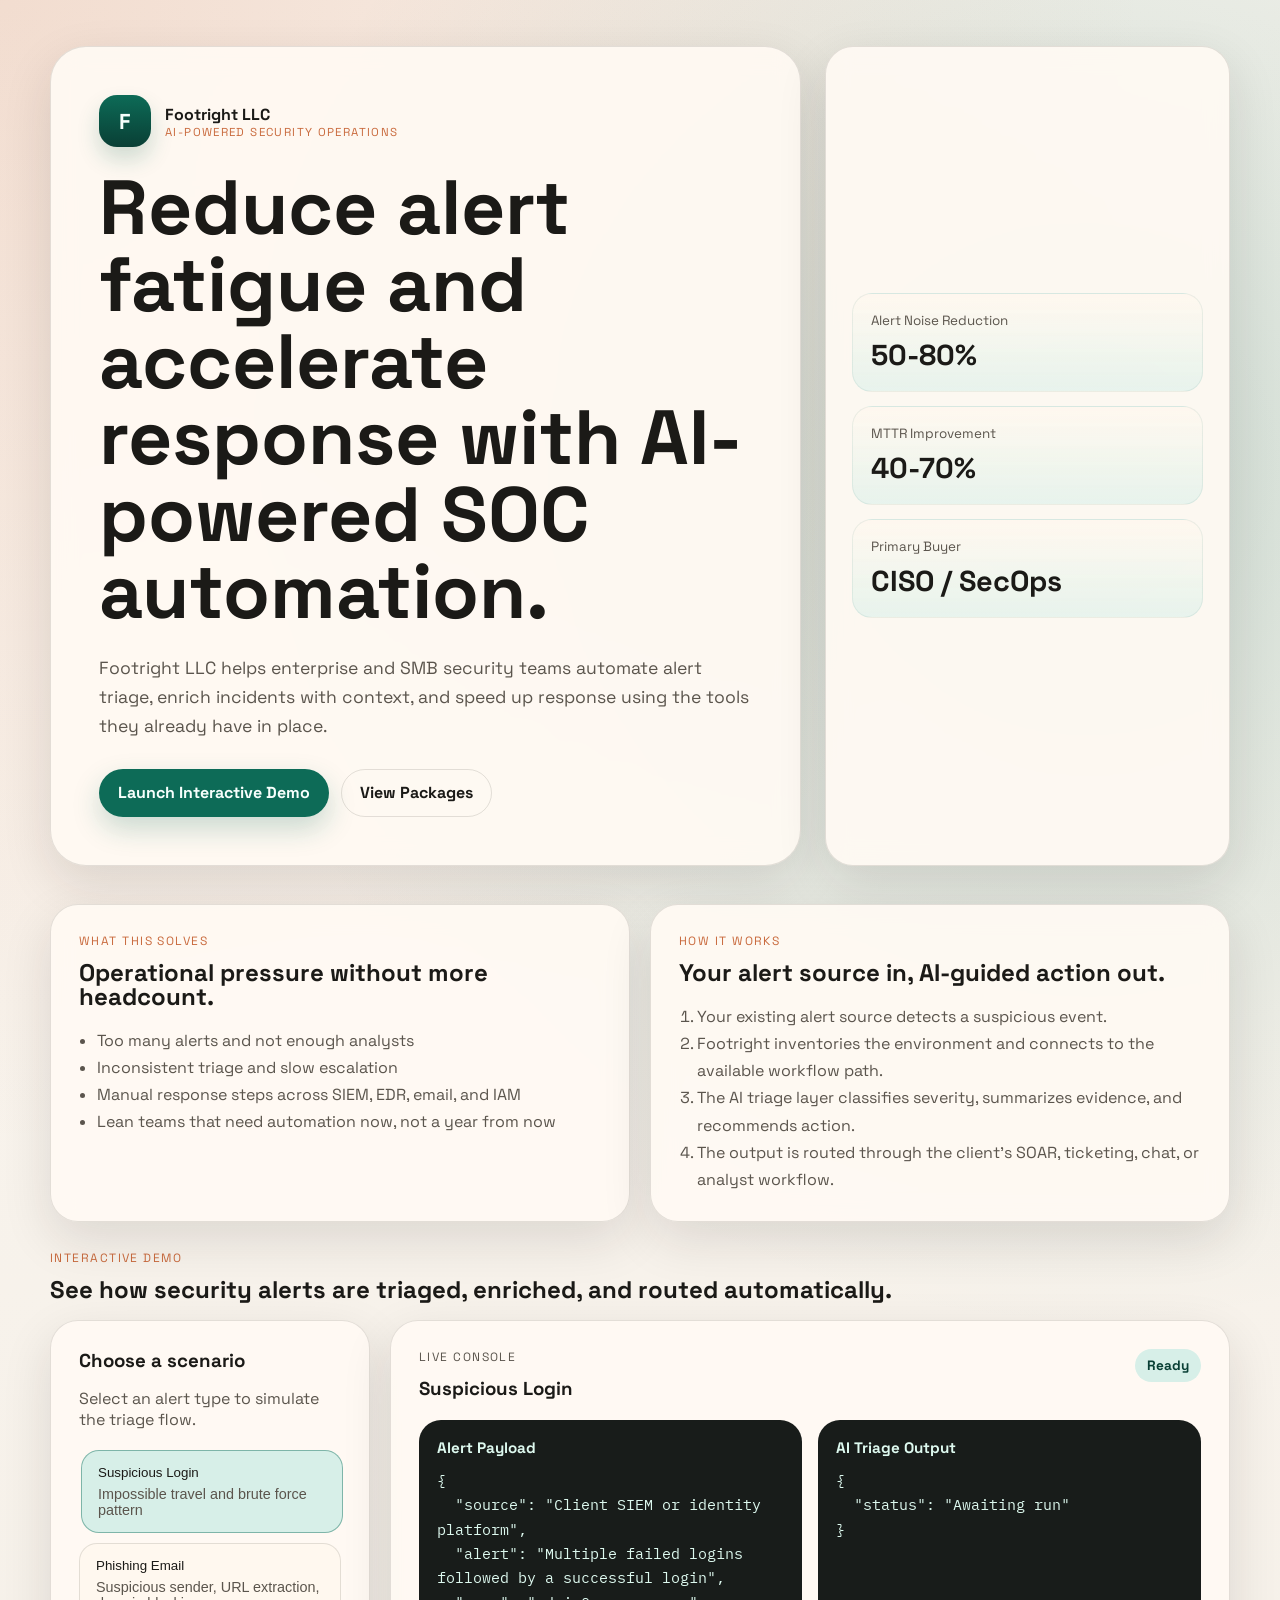
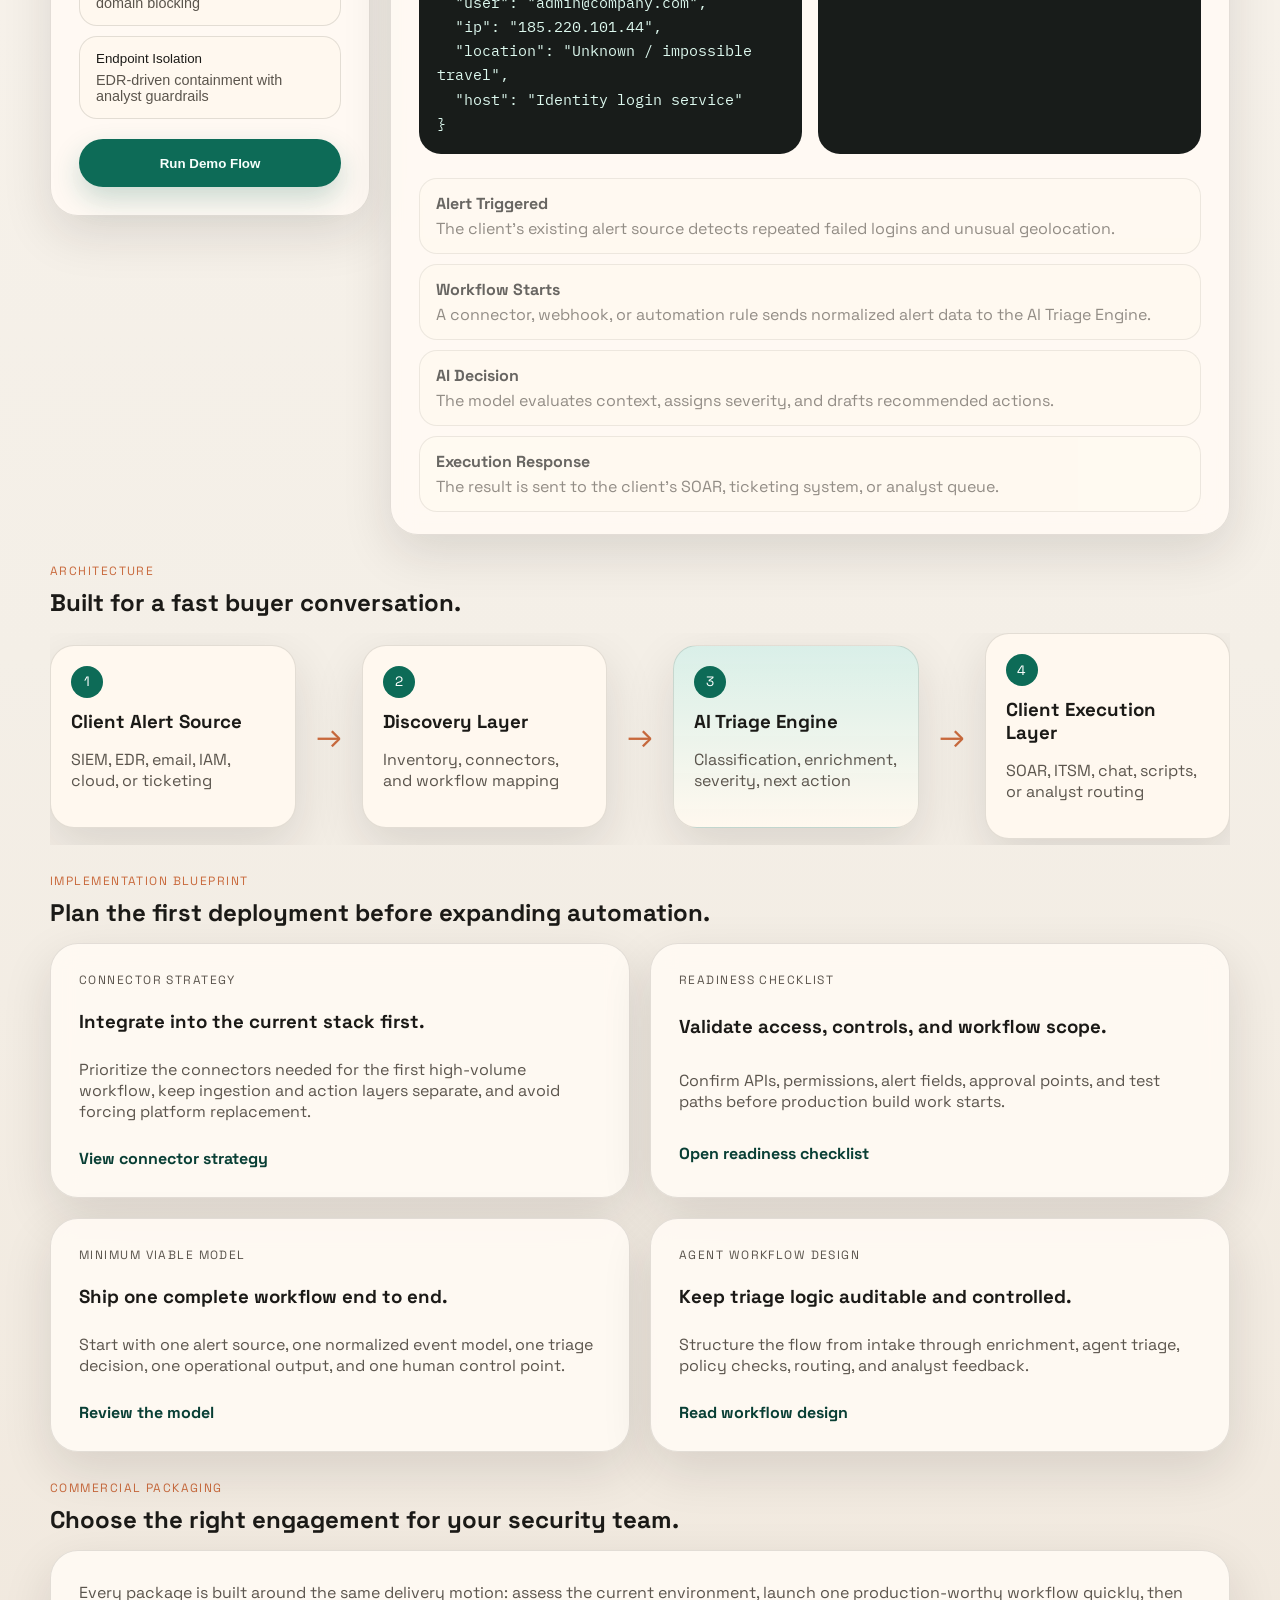
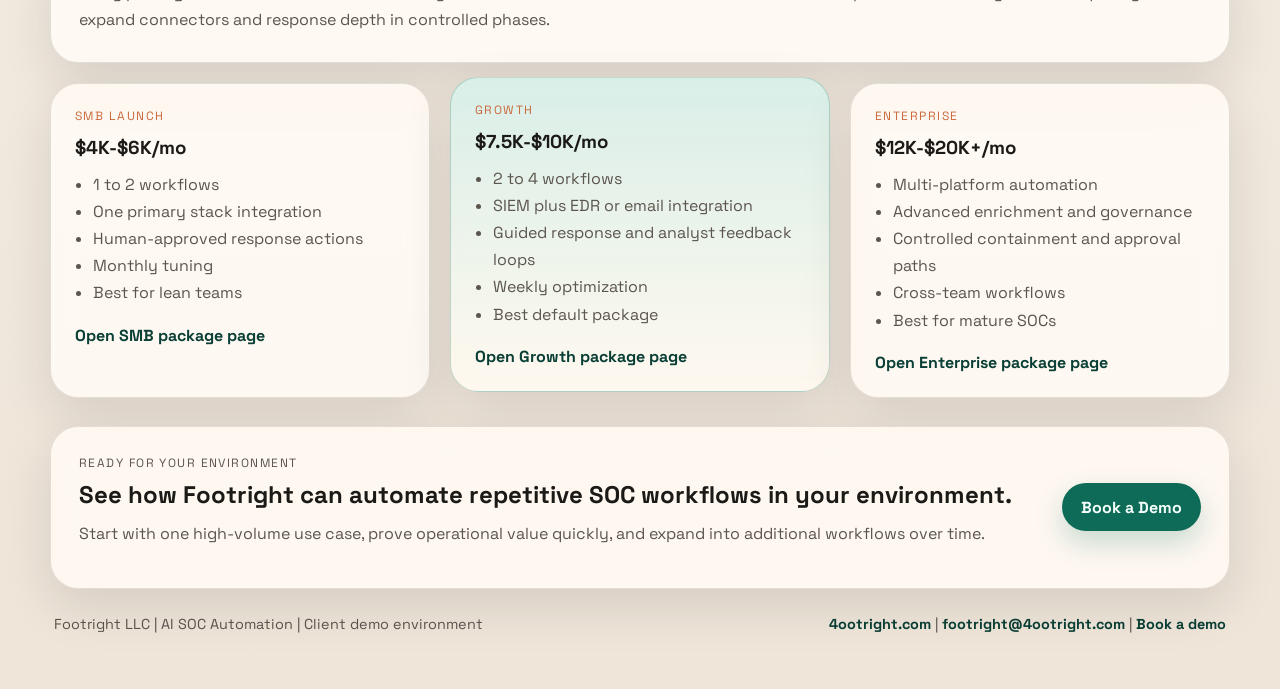
<file: index.html>
<!DOCTYPE html>
<html lang="en">
<head>
  <meta charset="UTF-8">
  <meta name="viewport" content="width=device-width, initial-scale=1.0">
  <title>Footright AI SOC Automation Demo</title>
  <link rel="preconnect" href="https://fonts.googleapis.com">
  <link rel="preconnect" href="https://fonts.gstatic.com" crossorigin>
  <link href="https://fonts.googleapis.com/css2?family=Space+Grotesk:wght@400;500;700&family=IBM+Plex+Mono:wght@400;500&display=swap" rel="stylesheet">
  <link rel="stylesheet" href="styles.css">
</head>
<body>
  <div class="page-shell">
    <header class="hero">
      <div class="hero-copy">
        <div class="brand-lockup">
          <span class="brand-mark">F</span>
          <div>
            <p class="brand-name">Footright LLC</p>
            <p class="brand-tag">AI-Powered Security Operations</p>
          </div>
        </div>
        <h1>Reduce alert fatigue and accelerate response with AI-powered SOC automation.</h1>
        <p class="hero-text">
          Footright LLC helps enterprise and SMB security teams automate alert triage, enrich incidents with context, and speed up response using the tools they already have in place.
        </p>
        <div class="hero-actions">
          <a class="button primary" href="#demo">Launch Interactive Demo</a>
          <a class="button secondary" href="#packages">View Packages</a>
        </div>
      </div>
      <section class="hero-card">
        <div class="metric">
          <span class="metric-label">Alert Noise Reduction</span>
          <strong>50-80%</strong>
        </div>
        <div class="metric">
          <span class="metric-label">MTTR Improvement</span>
          <strong>40-70%</strong>
        </div>
        <div class="metric">
          <span class="metric-label">Primary Buyer</span>
          <strong>CISO / SecOps</strong>
        </div>
      </section>
    </header>

    <main>
      <section class="section intro-grid">
        <article class="panel">
          <p class="section-label">What This Solves</p>
          <h2>Operational pressure without more headcount.</h2>
          <ul class="bullet-list">
            <li>Too many alerts and not enough analysts</li>
            <li>Inconsistent triage and slow escalation</li>
            <li>Manual response steps across SIEM, EDR, email, and IAM</li>
            <li>Lean teams that need automation now, not a year from now</li>
          </ul>
        </article>
        <article class="panel">
          <p class="section-label">How It Works</p>
          <h2>Your alert source in, AI-guided action out.</h2>
          <ol class="timeline">
            <li>Your existing alert source detects a suspicious event.</li>
            <li>Footright inventories the environment and connects to the available workflow path.</li>
            <li>The AI triage layer classifies severity, summarizes evidence, and recommends action.</li>
            <li>The output is routed through the client's SOAR, ticketing, chat, or analyst workflow.</li>
          </ol>
        </article>
      </section>

      <section id="demo" class="section demo-section">
        <div class="section-head">
          <p class="section-label">Interactive Demo</p>
          <h2>See how security alerts are triaged, enriched, and routed automatically.</h2>
        </div>

        <div class="demo-layout">
          <aside class="demo-controls panel">
            <div class="control-head">
              <h3>Choose a scenario</h3>
              <p>Select an alert type to simulate the triage flow.</p>
            </div>
            <div class="scenario-list" id="scenarioList"></div>
            <button class="button primary full" id="runDemoButton">Run Demo Flow</button>
          </aside>

          <section class="demo-console panel">
            <div class="console-head">
              <div>
                <p class="section-label">Live Console</p>
                <h3 id="scenarioTitle">Suspicious Login Alert</h3>
              </div>
              <span class="status-pill" id="scenarioStatus">Ready</span>
            </div>

            <div class="console-grid">
              <div class="console-card">
                <h4>Alert Payload</h4>
                <pre id="alertPayload"></pre>
              </div>
              <div class="console-card">
                <h4>AI Triage Output</h4>
                <pre id="aiOutput"></pre>
              </div>
            </div>

            <div class="stepper" id="stepper"></div>
          </section>
        </div>
      </section>

      <section class="section architecture-section">
        <div class="section-head">
          <p class="section-label">Architecture</p>
          <h2>Built for a fast buyer conversation.</h2>
        </div>
        <div class="architecture-flow">
          <div class="arch-node">
            <span>1</span>
            <h3>Client Alert Source</h3>
            <p>SIEM, EDR, email, IAM, cloud, or ticketing</p>
          </div>
          <div class="arch-arrow">→</div>
          <div class="arch-node">
            <span>2</span>
            <h3>Discovery Layer</h3>
            <p>Inventory, connectors, and workflow mapping</p>
          </div>
          <div class="arch-arrow">→</div>
          <div class="arch-node accent">
            <span>3</span>
            <h3>AI Triage Engine</h3>
            <p>Classification, enrichment, severity, next action</p>
          </div>
          <div class="arch-arrow">→</div>
          <div class="arch-node">
            <span>4</span>
            <h3>Client Execution Layer</h3>
            <p>SOAR, ITSM, chat, scripts, or analyst routing</p>
          </div>
        </div>
      </section>

      <section class="section blueprint-section">
        <div class="section-head">
          <p class="section-label">Implementation Blueprint</p>
          <h2>Plan the first deployment before expanding automation.</h2>
        </div>
        <div class="blueprint-grid">
          <article class="panel blueprint-card">
            <p class="package-name">Connector Strategy</p>
            <h3>Integrate into the current stack first.</h3>
            <p>
              Prioritize the connectors needed for the first high-volume workflow, keep ingestion and action layers separate, and avoid forcing platform replacement.
            </p>
            <a class="text-link" href="https://github.com/footright/footright-soc-automation/blob/main/connectors_strategy.md">View connector strategy</a>
          </article>
          <article class="panel blueprint-card">
            <p class="package-name">Readiness Checklist</p>
            <h3>Validate access, controls, and workflow scope.</h3>
            <p>
              Confirm APIs, permissions, alert fields, approval points, and test paths before production build work starts.
            </p>
            <a class="text-link" href="https://github.com/footright/footright-soc-automation/blob/main/integration_readiness_checklist.md">Open readiness checklist</a>
          </article>
          <article class="panel blueprint-card">
            <p class="package-name">Minimum Viable Model</p>
            <h3>Ship one complete workflow end to end.</h3>
            <p>
              Start with one alert source, one normalized event model, one triage decision, one operational output, and one human control point.
            </p>
            <a class="text-link" href="https://github.com/footright/footright-soc-automation/blob/main/minimum_viable_integration_model.md">Review the model</a>
          </article>
          <article class="panel blueprint-card">
            <p class="package-name">Agent Workflow Design</p>
            <h3>Keep triage logic auditable and controlled.</h3>
            <p>
              Structure the flow from intake through enrichment, agent triage, policy checks, routing, and analyst feedback.
            </p>
            <a class="text-link" href="https://github.com/footright/footright-soc-automation/blob/main/agent_workflow_design.md">Read workflow design</a>
          </article>
        </div>
      </section>

      <section id="packages" class="section package-section">
        <div class="section-head">
          <p class="section-label">Commercial Packaging</p>
          <h2>Choose the right engagement for your security team.</h2>
        </div>
        <div class="panel package-intro">
          <p>
            Every package is built around the same delivery motion: assess the current environment, launch one production-worthy workflow quickly, then expand connectors and response depth in controlled phases.
          </p>
        </div>
        <div class="package-grid">
          <a class="package-link" href="smb-launch.html">
            <article class="package-card">
              <p class="package-name">SMB Launch</p>
              <h3>$4K-$6K/mo</h3>
              <ul class="bullet-list compact">
                <li>1 to 2 workflows</li>
                <li>One primary stack integration</li>
                <li>Human-approved response actions</li>
                <li>Monthly tuning</li>
                <li>Best for lean teams</li>
              </ul>
              <p class="package-cta">Open SMB package page</p>
            </article>
          </a>
          <a class="package-link" href="growth.html">
            <article class="package-card featured">
              <p class="package-name">Growth</p>
              <h3>$7.5K-$10K/mo</h3>
              <ul class="bullet-list compact">
                <li>2 to 4 workflows</li>
                <li>SIEM plus EDR or email integration</li>
                <li>Guided response and analyst feedback loops</li>
                <li>Weekly optimization</li>
                <li>Best default package</li>
              </ul>
              <p class="package-cta">Open Growth package page</p>
            </article>
          </a>
          <a class="package-link" href="enterprise.html">
            <article class="package-card">
              <p class="package-name">Enterprise</p>
              <h3>$12K-$20K+/mo</h3>
              <ul class="bullet-list compact">
                <li>Multi-platform automation</li>
                <li>Advanced enrichment and governance</li>
                <li>Controlled containment and approval paths</li>
                <li>Cross-team workflows</li>
                <li>Best for mature SOCs</li>
              </ul>
              <p class="package-cta">Open Enterprise package page</p>
            </article>
          </a>
        </div>
      </section>

      <section class="section cta-section">
        <div class="panel cta-panel">
          <div>
            <p class="section-label">Ready for Your Environment</p>
            <h2>See how Footright can automate repetitive SOC workflows in your environment.</h2>
            <p>
              Start with one high-volume use case, prove operational value quickly, and expand into additional workflows over time.
            </p>
          </div>
          <a class="button primary" href="https://calendly.com/footright/30min">Book a Demo</a>
        </div>
      </section>
    </main>

    <footer class="site-footer">
      <p>Footright LLC | AI SOC Automation | Client demo environment</p>
      <p><a href="https://4ootright.com/">4ootright.com</a> | <a href="mailto:footright@4ootright.com">footright@4ootright.com</a> | <a href="https://calendly.com/footright/30min">Book a demo</a></p>
    </footer>
  </div>

  <script src="app.js"></script>
</body>
</html>
</file>
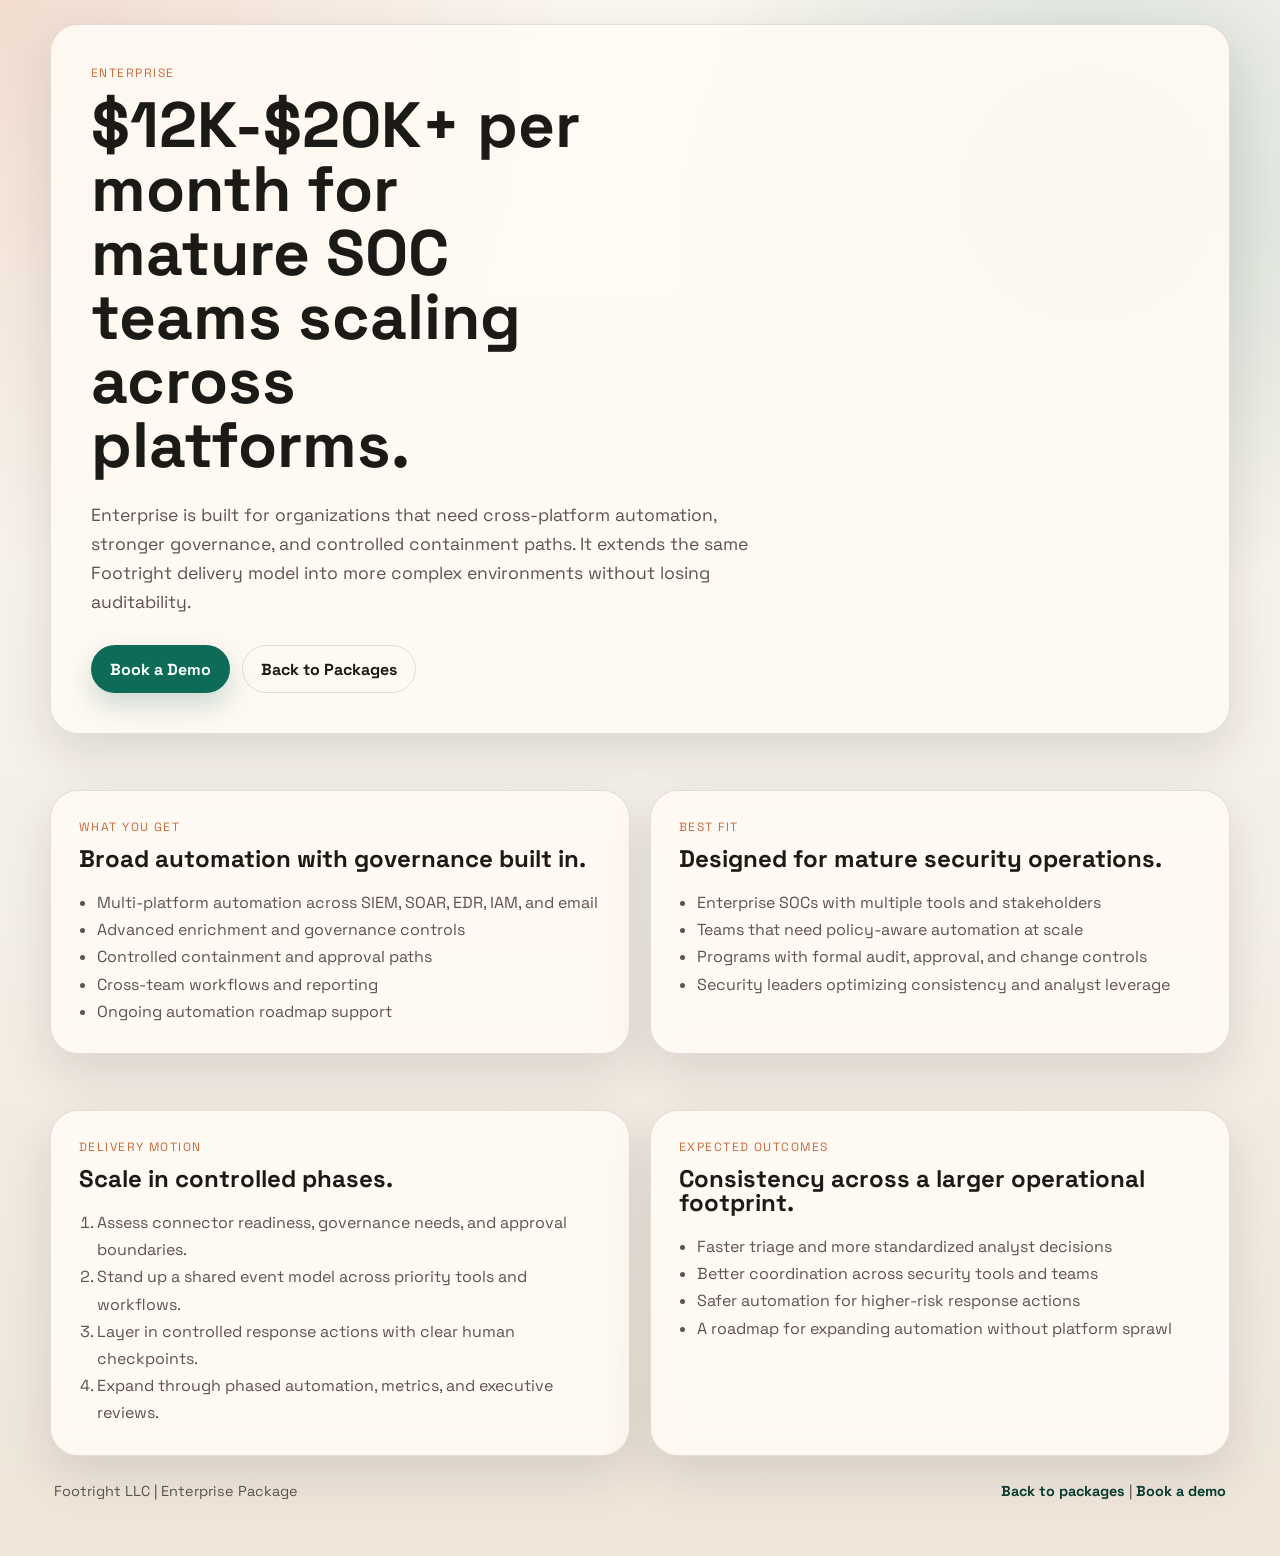
<file: enterprise.html>
<!DOCTYPE html>
<html lang="en">
<head>
  <meta charset="UTF-8">
  <meta name="viewport" content="width=device-width, initial-scale=1.0">
  <title>Enterprise | Footright AI SOC Automation</title>
  <link rel="preconnect" href="https://fonts.googleapis.com">
  <link rel="preconnect" href="https://fonts.gstatic.com" crossorigin>
  <link href="https://fonts.googleapis.com/css2?family=Space+Grotesk:wght@400;500;700&family=IBM+Plex+Mono:wght@400;500&display=swap" rel="stylesheet">
  <link rel="stylesheet" href="styles.css">
</head>
<body>
  <div class="page-shell">
    <main class="detail-page">
      <section class="detail-hero panel">
        <p class="section-label">Enterprise</p>
        <h1>$12K-$20K+ per month for mature SOC teams scaling across platforms.</h1>
        <p class="hero-text">
          Enterprise is built for organizations that need cross-platform automation, stronger governance, and controlled containment paths. It extends the same Footright delivery model into more complex environments without losing auditability.
        </p>
        <div class="hero-actions">
          <a class="button primary" href="https://calendly.com/footright/30min">Book a Demo</a>
          <a class="button secondary" href="index.html#packages">Back to Packages</a>
        </div>
      </section>

      <section class="section detail-grid">
        <article class="panel">
          <p class="section-label">What You Get</p>
          <h2>Broad automation with governance built in.</h2>
          <ul class="bullet-list">
            <li>Multi-platform automation across SIEM, SOAR, EDR, IAM, and email</li>
            <li>Advanced enrichment and governance controls</li>
            <li>Controlled containment and approval paths</li>
            <li>Cross-team workflows and reporting</li>
            <li>Ongoing automation roadmap support</li>
          </ul>
        </article>
        <article class="panel">
          <p class="section-label">Best Fit</p>
          <h2>Designed for mature security operations.</h2>
          <ul class="bullet-list">
            <li>Enterprise SOCs with multiple tools and stakeholders</li>
            <li>Teams that need policy-aware automation at scale</li>
            <li>Programs with formal audit, approval, and change controls</li>
            <li>Security leaders optimizing consistency and analyst leverage</li>
          </ul>
        </article>
      </section>

      <section class="section detail-grid">
        <article class="panel">
          <p class="section-label">Delivery Motion</p>
          <h2>Scale in controlled phases.</h2>
          <ol class="timeline">
            <li>Assess connector readiness, governance needs, and approval boundaries.</li>
            <li>Stand up a shared event model across priority tools and workflows.</li>
            <li>Layer in controlled response actions with clear human checkpoints.</li>
            <li>Expand through phased automation, metrics, and executive reviews.</li>
          </ol>
        </article>
        <article class="panel">
          <p class="section-label">Expected Outcomes</p>
          <h2>Consistency across a larger operational footprint.</h2>
          <ul class="bullet-list">
            <li>Faster triage and more standardized analyst decisions</li>
            <li>Better coordination across security tools and teams</li>
            <li>Safer automation for higher-risk response actions</li>
            <li>A roadmap for expanding automation without platform sprawl</li>
          </ul>
        </article>
      </section>
    </main>

    <footer class="site-footer">
      <p>Footright LLC | Enterprise Package</p>
      <p><a href="index.html#packages">Back to packages</a> | <a href="https://calendly.com/footright/30min">Book a demo</a></p>
    </footer>
  </div>
</body>
</html>
</file>
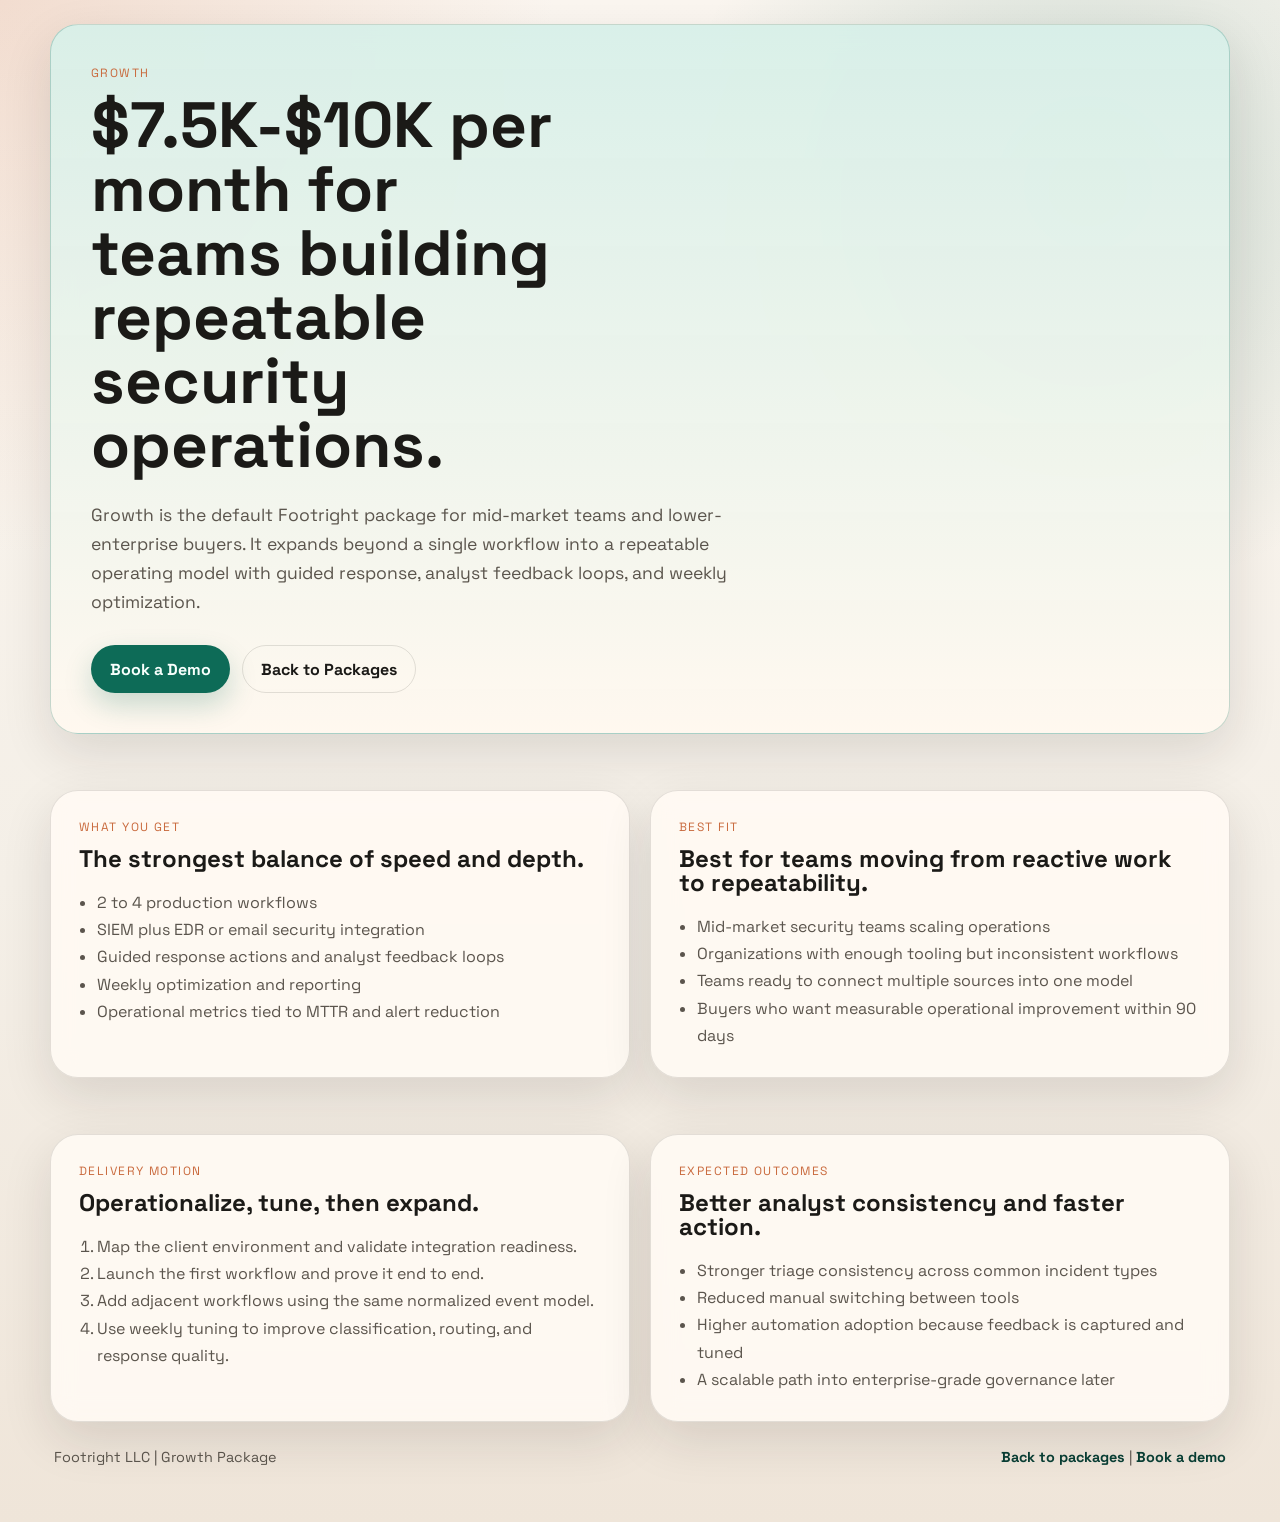
<file: growth.html>
<!DOCTYPE html>
<html lang="en">
<head>
  <meta charset="UTF-8">
  <meta name="viewport" content="width=device-width, initial-scale=1.0">
  <title>Growth | Footright AI SOC Automation</title>
  <link rel="preconnect" href="https://fonts.googleapis.com">
  <link rel="preconnect" href="https://fonts.gstatic.com" crossorigin>
  <link href="https://fonts.googleapis.com/css2?family=Space+Grotesk:wght@400;500;700&family=IBM+Plex+Mono:wght@400;500&display=swap" rel="stylesheet">
  <link rel="stylesheet" href="styles.css">
</head>
<body>
  <div class="page-shell">
    <main class="detail-page">
      <section class="detail-hero panel detail-hero-featured">
        <p class="section-label">Growth</p>
        <h1>$7.5K-$10K per month for teams building repeatable security operations.</h1>
        <p class="hero-text">
          Growth is the default Footright package for mid-market teams and lower-enterprise buyers. It expands beyond a single workflow into a repeatable operating model with guided response, analyst feedback loops, and weekly optimization.
        </p>
        <div class="hero-actions">
          <a class="button primary" href="https://calendly.com/footright/30min">Book a Demo</a>
          <a class="button secondary" href="index.html#packages">Back to Packages</a>
        </div>
      </section>

      <section class="section detail-grid">
        <article class="panel">
          <p class="section-label">What You Get</p>
          <h2>The strongest balance of speed and depth.</h2>
          <ul class="bullet-list">
            <li>2 to 4 production workflows</li>
            <li>SIEM plus EDR or email security integration</li>
            <li>Guided response actions and analyst feedback loops</li>
            <li>Weekly optimization and reporting</li>
            <li>Operational metrics tied to MTTR and alert reduction</li>
          </ul>
        </article>
        <article class="panel">
          <p class="section-label">Best Fit</p>
          <h2>Best for teams moving from reactive work to repeatability.</h2>
          <ul class="bullet-list">
            <li>Mid-market security teams scaling operations</li>
            <li>Organizations with enough tooling but inconsistent workflows</li>
            <li>Teams ready to connect multiple sources into one model</li>
            <li>Buyers who want measurable operational improvement within 90 days</li>
          </ul>
        </article>
      </section>

      <section class="section detail-grid">
        <article class="panel">
          <p class="section-label">Delivery Motion</p>
          <h2>Operationalize, tune, then expand.</h2>
          <ol class="timeline">
            <li>Map the client environment and validate integration readiness.</li>
            <li>Launch the first workflow and prove it end to end.</li>
            <li>Add adjacent workflows using the same normalized event model.</li>
            <li>Use weekly tuning to improve classification, routing, and response quality.</li>
          </ol>
        </article>
        <article class="panel">
          <p class="section-label">Expected Outcomes</p>
          <h2>Better analyst consistency and faster action.</h2>
          <ul class="bullet-list">
            <li>Stronger triage consistency across common incident types</li>
            <li>Reduced manual switching between tools</li>
            <li>Higher automation adoption because feedback is captured and tuned</li>
            <li>A scalable path into enterprise-grade governance later</li>
          </ul>
        </article>
      </section>
    </main>

    <footer class="site-footer">
      <p>Footright LLC | Growth Package</p>
      <p><a href="index.html#packages">Back to packages</a> | <a href="https://calendly.com/footright/30min">Book a demo</a></p>
    </footer>
  </div>
</body>
</html>
</file>
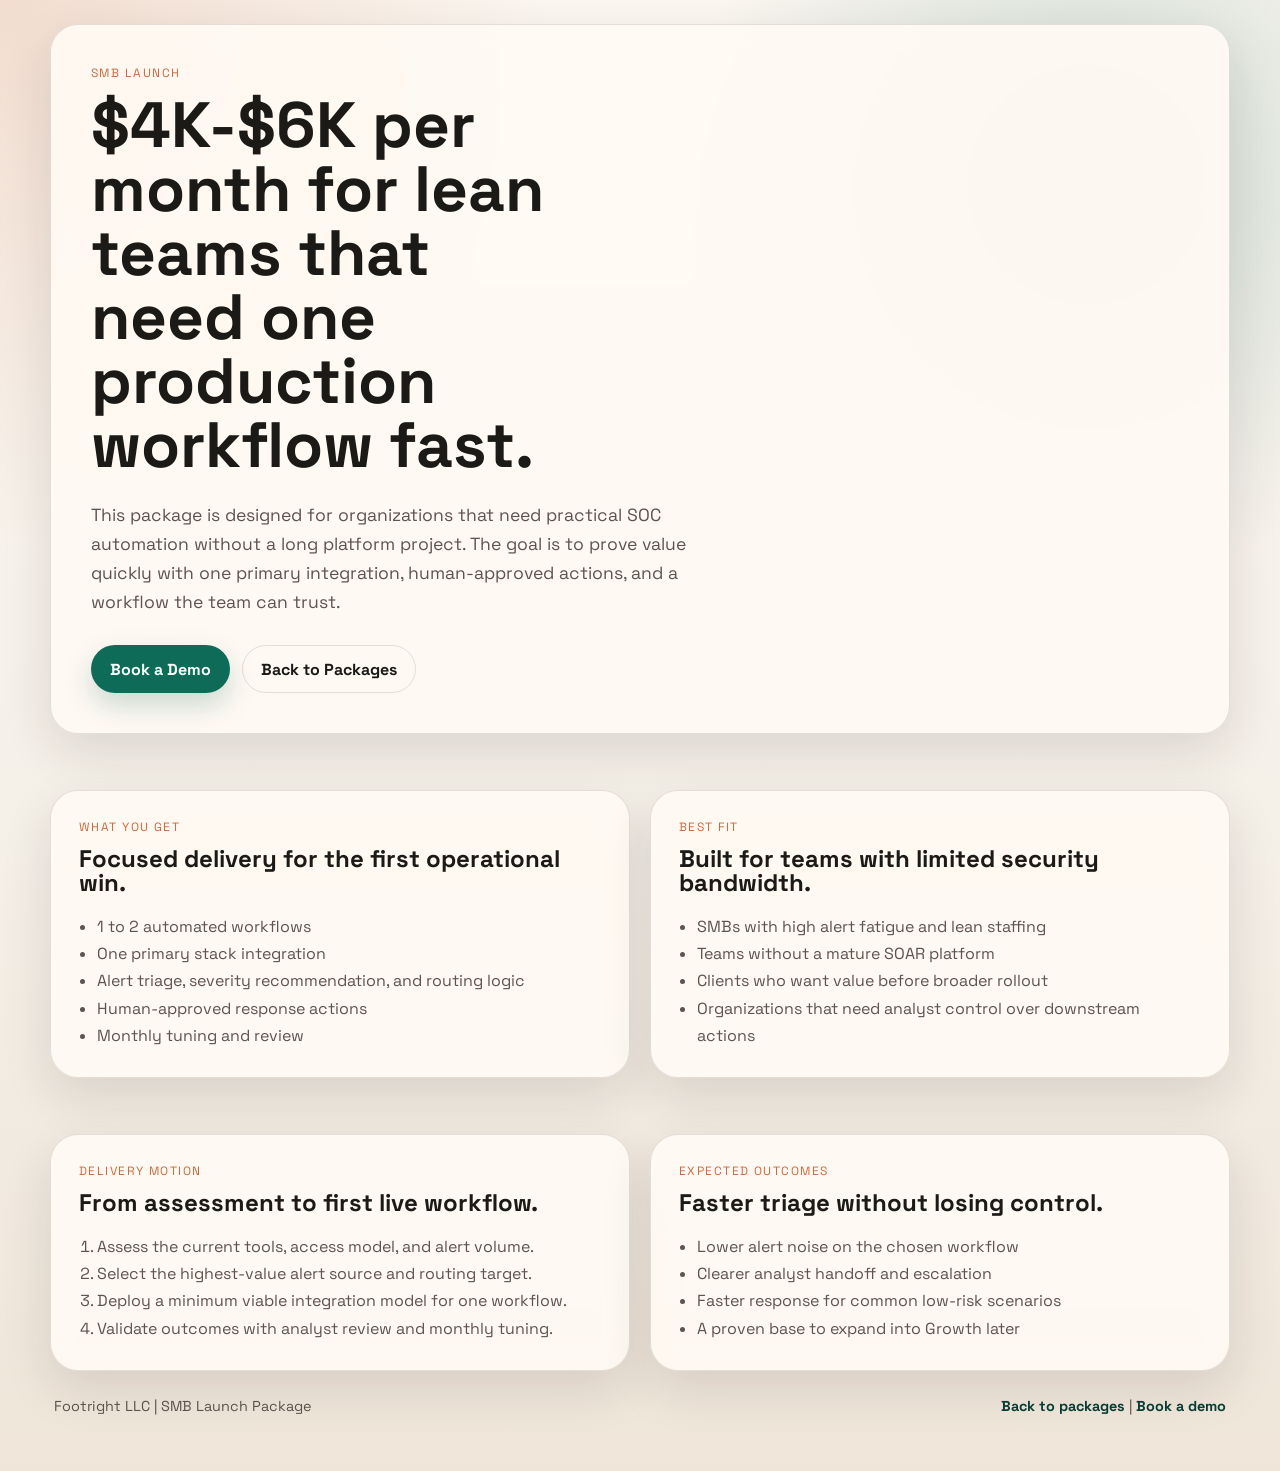
<file: smb-launch.html>
<!DOCTYPE html>
<html lang="en">
<head>
  <meta charset="UTF-8">
  <meta name="viewport" content="width=device-width, initial-scale=1.0">
  <title>SMB Launch | Footright AI SOC Automation</title>
  <link rel="preconnect" href="https://fonts.googleapis.com">
  <link rel="preconnect" href="https://fonts.gstatic.com" crossorigin>
  <link href="https://fonts.googleapis.com/css2?family=Space+Grotesk:wght@400;500;700&family=IBM+Plex+Mono:wght@400;500&display=swap" rel="stylesheet">
  <link rel="stylesheet" href="styles.css">
</head>
<body>
  <div class="page-shell">
    <main class="detail-page">
      <section class="detail-hero panel">
        <p class="section-label">SMB Launch</p>
        <h1>$4K-$6K per month for lean teams that need one production workflow fast.</h1>
        <p class="hero-text">
          This package is designed for organizations that need practical SOC automation without a long platform project. The goal is to prove value quickly with one primary integration, human-approved actions, and a workflow the team can trust.
        </p>
        <div class="hero-actions">
          <a class="button primary" href="https://calendly.com/footright/30min">Book a Demo</a>
          <a class="button secondary" href="index.html#packages">Back to Packages</a>
        </div>
      </section>

      <section class="section detail-grid">
        <article class="panel">
          <p class="section-label">What You Get</p>
          <h2>Focused delivery for the first operational win.</h2>
          <ul class="bullet-list">
            <li>1 to 2 automated workflows</li>
            <li>One primary stack integration</li>
            <li>Alert triage, severity recommendation, and routing logic</li>
            <li>Human-approved response actions</li>
            <li>Monthly tuning and review</li>
          </ul>
        </article>
        <article class="panel">
          <p class="section-label">Best Fit</p>
          <h2>Built for teams with limited security bandwidth.</h2>
          <ul class="bullet-list">
            <li>SMBs with high alert fatigue and lean staffing</li>
            <li>Teams without a mature SOAR platform</li>
            <li>Clients who want value before broader rollout</li>
            <li>Organizations that need analyst control over downstream actions</li>
          </ul>
        </article>
      </section>

      <section class="section detail-grid">
        <article class="panel">
          <p class="section-label">Delivery Motion</p>
          <h2>From assessment to first live workflow.</h2>
          <ol class="timeline">
            <li>Assess the current tools, access model, and alert volume.</li>
            <li>Select the highest-value alert source and routing target.</li>
            <li>Deploy a minimum viable integration model for one workflow.</li>
            <li>Validate outcomes with analyst review and monthly tuning.</li>
          </ol>
        </article>
        <article class="panel">
          <p class="section-label">Expected Outcomes</p>
          <h2>Faster triage without losing control.</h2>
          <ul class="bullet-list">
            <li>Lower alert noise on the chosen workflow</li>
            <li>Clearer analyst handoff and escalation</li>
            <li>Faster response for common low-risk scenarios</li>
            <li>A proven base to expand into Growth later</li>
          </ul>
        </article>
      </section>
    </main>

    <footer class="site-footer">
      <p>Footright LLC | SMB Launch Package</p>
      <p><a href="index.html#packages">Back to packages</a> | <a href="https://calendly.com/footright/30min">Book a demo</a></p>
    </footer>
  </div>
</body>
</html>
</file>
<file: styles.css>
:root {
  --bg: #f4efe7;
  --surface: rgba(255, 250, 244, 0.92);
  --surface-strong: #fff8ef;
  --text: #1b1a17;
  --muted: #5b554d;
  --line: rgba(27, 26, 23, 0.12);
  --accent: #0d6b57;
  --accent-soft: #d7efe8;
  --accent-strong: #093f35;
  --warm: #c96a3d;
  --shadow: 0 18px 50px rgba(36, 28, 21, 0.12);
  --radius-lg: 28px;
  --radius-md: 18px;
}

* {
  box-sizing: border-box;
}

html {
  scroll-behavior: smooth;
}

body {
  margin: 0;
  font-family: "Space Grotesk", sans-serif;
  color: var(--text);
  background:
    radial-gradient(circle at top left, rgba(201, 106, 61, 0.18), transparent 28%),
    radial-gradient(circle at 85% 12%, rgba(13, 107, 87, 0.18), transparent 24%),
    linear-gradient(180deg, #fbf6f0 0%, var(--bg) 58%, #efe5d9 100%);
}

pre,
code {
  font-family: "IBM Plex Mono", monospace;
}

.page-shell {
  width: min(1180px, calc(100% - 32px));
  margin: 0 auto;
  padding: 24px 0 48px;
}

.hero {
  display: grid;
  grid-template-columns: 1.3fr 0.7fr;
  gap: 24px;
  align-items: stretch;
  min-height: 72vh;
  padding: 22px 0 10px;
}

.hero-copy,
.hero-card,
.panel,
.package-card {
  background: var(--surface);
  border: 1px solid var(--line);
  box-shadow: var(--shadow);
  backdrop-filter: blur(12px);
}

.hero-copy {
  border-radius: 36px;
  padding: 48px;
}

.eyebrow,
.section-label,
.package-name {
  margin: 0 0 12px;
  text-transform: uppercase;
  letter-spacing: 0.12em;
  font-size: 0.75rem;
  color: var(--warm);
}

.brand-lockup {
  display: flex;
  align-items: center;
  gap: 14px;
  margin-bottom: 22px;
}

.brand-mark {
  display: inline-flex;
  width: 52px;
  height: 52px;
  align-items: center;
  justify-content: center;
  border-radius: 18px;
  background: linear-gradient(180deg, var(--accent), var(--accent-strong));
  color: #f7fffc;
  font-size: 1.35rem;
  font-weight: 700;
  box-shadow: 0 12px 22px rgba(13, 107, 87, 0.2);
}

.brand-name,
.brand-tag {
  margin: 0;
}

.brand-name {
  font-size: 1rem;
  font-weight: 700;
}

.brand-tag {
  color: var(--warm);
  text-transform: uppercase;
  letter-spacing: 0.12em;
  font-size: 0.72rem;
}

.hero h1,
.section h2,
.cta-panel h2 {
  margin: 0;
  line-height: 1;
}

.hero h1 {
  font-size: clamp(2.6rem, 6vw, 5.6rem);
  max-width: 13ch;
}

.hero-text {
  max-width: 60ch;
  color: var(--muted);
  font-size: 1.1rem;
  line-height: 1.65;
  margin: 24px 0 0;
}

.hero-actions {
  display: flex;
  flex-wrap: wrap;
  gap: 12px;
  margin-top: 28px;
}

.button {
  display: inline-flex;
  align-items: center;
  justify-content: center;
  min-height: 48px;
  padding: 0 18px;
  border-radius: 999px;
  text-decoration: none;
  font-weight: 700;
  transition: transform 180ms ease, box-shadow 180ms ease, background 180ms ease;
  border: 1px solid transparent;
  cursor: pointer;
}

.button:hover {
  transform: translateY(-1px);
}

.button.primary {
  background: var(--accent);
  color: #f7fffc;
  box-shadow: 0 12px 28px rgba(13, 107, 87, 0.22);
}

.button.secondary {
  background: transparent;
  color: var(--text);
  border-color: var(--line);
}

.button.full {
  width: 100%;
}

.hero-card {
  border-radius: 28px;
  padding: 26px;
  display: grid;
  gap: 14px;
  align-content: center;
}

.metric {
  padding: 18px;
  border-radius: 20px;
  background: linear-gradient(180deg, rgba(255, 248, 239, 0.92), rgba(215, 239, 232, 0.56));
  border: 1px solid rgba(13, 107, 87, 0.08);
}

.metric-label {
  display: block;
  font-size: 0.84rem;
  color: var(--muted);
  margin-bottom: 8px;
}

.metric strong {
  font-size: 1.8rem;
}

.section {
  margin-top: 28px;
}

.intro-grid,
.demo-layout,
.package-grid,
.blueprint-grid {
  display: grid;
  gap: 20px;
}

.intro-grid {
  grid-template-columns: repeat(2, minmax(0, 1fr));
}

.panel {
  border-radius: var(--radius-lg);
  padding: 28px;
}

.bullet-list,
.timeline {
  margin: 18px 0 0;
  padding-left: 18px;
  color: var(--muted);
  line-height: 1.7;
}

.bullet-list.compact {
  margin-top: 12px;
}

.demo-section .section-head,
.architecture-section .section-head,
.blueprint-section .section-head,
.package-section .section-head {
  margin-bottom: 18px;
}

.demo-layout {
  grid-template-columns: 320px minmax(0, 1fr);
  align-items: start;
}

.control-head h3,
.console-head h3,
.console-card h4,
.arch-node h3,
.package-card h3 {
  margin: 0;
}

.control-head p,
.cta-panel p,
.console-head p,
.arch-node p,
.package-card li,
.blueprint-card p {
  color: var(--muted);
}

.blueprint-grid {
  grid-template-columns: repeat(2, minmax(0, 1fr));
}

.blueprint-card {
  display: grid;
  gap: 10px;
}

.blueprint-card h3 {
  margin: 0;
}

.text-link {
  color: var(--accent-strong);
  font-weight: 700;
  text-decoration: none;
}

.text-link:hover {
  text-decoration: underline;
}

.scenario-list {
  display: grid;
  gap: 10px;
  margin: 20px 0;
}

.scenario-button {
  text-align: left;
  width: 100%;
  border-radius: 18px;
  border: 1px solid var(--line);
  padding: 14px 16px;
  background: #fff8ef;
  color: var(--text);
  cursor: pointer;
  transition: transform 160ms ease, border-color 160ms ease, background 160ms ease;
}

.scenario-button:hover,
.scenario-button.active {
  transform: translateX(2px);
  border-color: rgba(13, 107, 87, 0.44);
  background: var(--accent-soft);
}

.scenario-button span {
  display: block;
  margin-top: 6px;
  color: var(--muted);
  font-size: 0.9rem;
}

.demo-console {
  overflow: hidden;
}

.console-head {
  display: flex;
  justify-content: space-between;
  gap: 16px;
  align-items: start;
}

.status-pill {
  border-radius: 999px;
  padding: 8px 12px;
  background: var(--accent-soft);
  color: var(--accent-strong);
  font-size: 0.85rem;
  font-weight: 700;
}

.console-grid {
  display: grid;
  grid-template-columns: repeat(2, minmax(0, 1fr));
  gap: 16px;
  margin-top: 20px;
}

.console-card {
  background: #181c1a;
  color: #ddf9ef;
  border-radius: 22px;
  padding: 18px;
  min-height: 260px;
}

.console-card h4 {
  font-size: 0.95rem;
  margin-bottom: 12px;
}

.console-card pre {
  margin: 0;
  white-space: pre-wrap;
  line-height: 1.65;
  font-size: 0.92rem;
}

.stepper {
  margin-top: 18px;
  display: grid;
  gap: 10px;
}

.step {
  border-radius: 18px;
  border: 1px solid var(--line);
  padding: 14px 16px;
  background: rgba(255, 248, 239, 0.72);
  color: var(--muted);
  opacity: 0.66;
  transform: translateY(6px);
  transition: opacity 220ms ease, transform 220ms ease, border-color 220ms ease, background 220ms ease;
}

.step.active {
  opacity: 1;
  transform: translateY(0);
  border-color: rgba(13, 107, 87, 0.32);
  background: #fff9f2;
}

.step strong {
  display: block;
  color: var(--text);
  margin-bottom: 4px;
}

.architecture-flow {
  display: grid;
  grid-template-columns: repeat(7, auto);
  align-items: center;
  gap: 12px;
  overflow-x: auto;
  padding-bottom: 6px;
}

.arch-node {
  min-width: 190px;
  padding: 20px;
  border-radius: 24px;
  background: var(--surface-strong);
  border: 1px solid var(--line);
  box-shadow: var(--shadow);
}

.arch-node.accent {
  background: linear-gradient(180deg, rgba(215, 239, 232, 0.94), rgba(255, 248, 239, 0.96));
}

.arch-node span {
  display: inline-flex;
  width: 32px;
  height: 32px;
  align-items: center;
  justify-content: center;
  border-radius: 999px;
  background: var(--accent);
  color: white;
  font-size: 0.85rem;
  margin-bottom: 12px;
}

.arch-arrow {
  font-size: 2rem;
  color: var(--warm);
  padding: 0 8px;
}

.package-grid {
  grid-template-columns: repeat(3, minmax(0, 1fr));
}

.package-link {
  color: inherit;
  text-decoration: none;
  display: block;
}

.package-intro {
  margin-bottom: 20px;
}

.package-intro p {
  margin: 0;
  color: var(--muted);
  line-height: 1.7;
}

.package-card {
  border-radius: 28px;
  padding: 24px;
  height: 100%;
  transition: transform 180ms ease, box-shadow 180ms ease, border-color 180ms ease;
}

.package-link:hover .package-card {
  transform: translateY(-4px);
  border-color: rgba(13, 107, 87, 0.28);
}

.package-link:hover .package-card.featured {
  transform: translateY(-8px);
}

.package-card.featured {
  background: linear-gradient(180deg, rgba(215, 239, 232, 0.95), rgba(255, 248, 239, 0.98));
  border-color: rgba(13, 107, 87, 0.24);
  transform: translateY(-6px);
}

.package-cta {
  margin: 18px 0 0;
  color: var(--accent-strong);
  font-weight: 700;
}

.detail-page {
  display: grid;
  gap: 28px;
}

.detail-hero {
  padding: 40px;
}

.detail-hero-featured {
  background: linear-gradient(180deg, rgba(215, 239, 232, 0.95), rgba(255, 248, 239, 0.98));
  border-color: rgba(13, 107, 87, 0.24);
}

.detail-page h1 {
  margin: 0;
  line-height: 1;
  font-size: clamp(2.4rem, 5vw, 4.8rem);
  max-width: 12ch;
}

.detail-grid {
  display: grid;
  grid-template-columns: repeat(2, minmax(0, 1fr));
  gap: 20px;
}

.cta-panel {
  display: flex;
  align-items: center;
  justify-content: space-between;
  gap: 18px;
}

.site-footer {
  display: flex;
  justify-content: space-between;
  gap: 16px;
  padding: 26px 4px 8px;
  color: var(--muted);
  font-size: 0.9rem;
}

.site-footer p {
  margin: 0;
}

.site-footer a {
  color: var(--accent-strong);
  text-decoration: none;
  font-weight: 700;
}

.site-footer a:hover {
  text-decoration: underline;
}

@media (max-width: 980px) {
  .hero,
  .intro-grid,
  .demo-layout,
  .console-grid,
  .blueprint-grid,
  .package-grid,
  .detail-grid,
  .cta-panel {
    grid-template-columns: 1fr;
  }

  .hero {
    min-height: auto;
  }

  .site-footer {
    flex-direction: column;
  }

  .hero-copy {
    padding: 32px 24px;
  }

  .hero h1 {
    max-width: 16ch;
  }

  .package-card.featured {
    transform: none;
  }
}

@media (max-width: 640px) {
  .page-shell {
    width: min(100% - 18px, 100%);
  }

  .panel,
  .hero-card {
    padding: 22px;
  }

  .hero-copy {
    border-radius: 28px;
  }

  .hero h1 {
    font-size: 2.5rem;
  }
}
</file>
